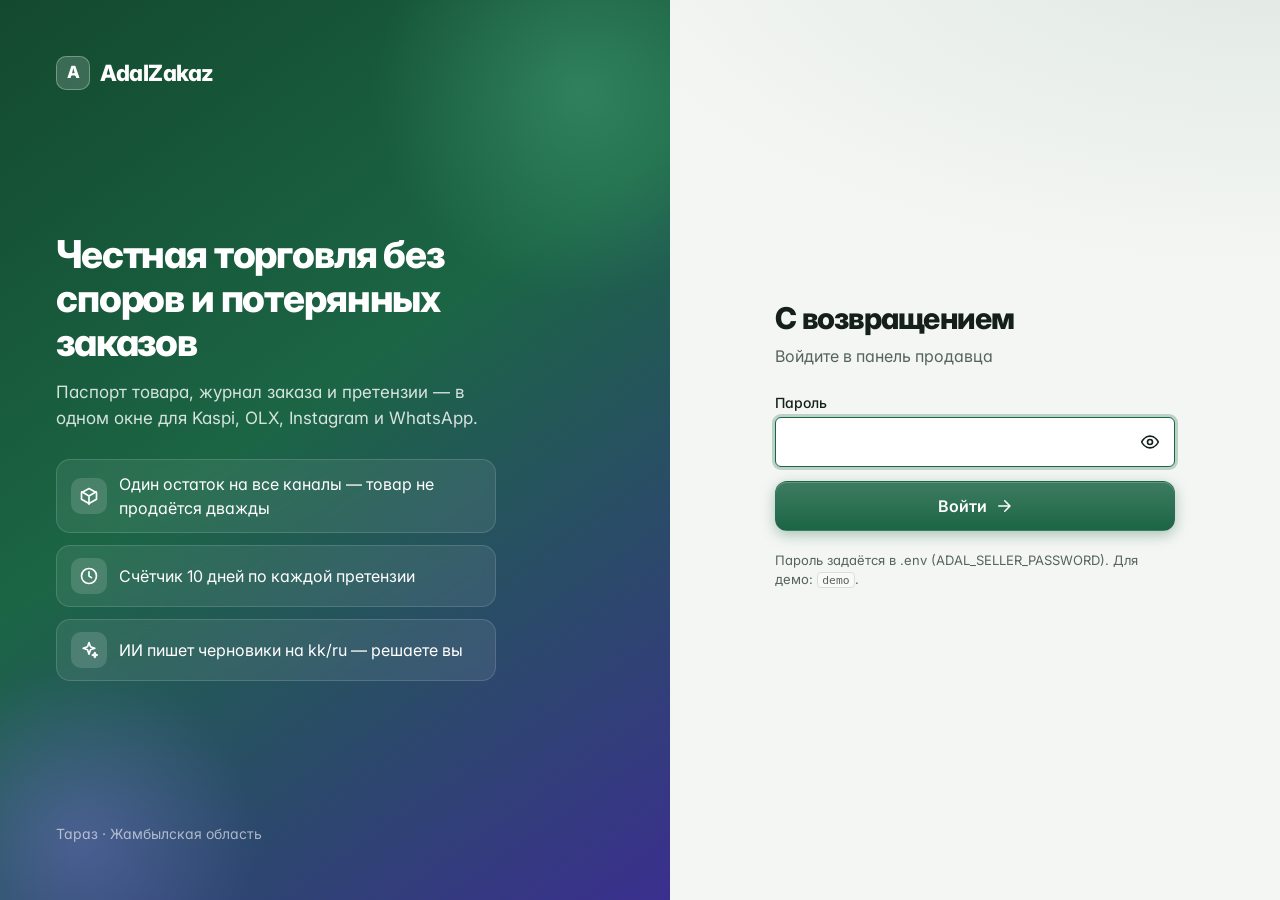
<file: static/login.html>
<!doctype html>
<html lang="ru">
<head>
  <meta charset="utf-8">
  <meta name="viewport" content="width=device-width, initial-scale=1">
  <meta name="color-scheme" content="light dark">
  <title>AdalZakaz — вход</title>
  <script>try { const t = localStorage.getItem("adal_theme"); if (t) document.documentElement.dataset.theme = t; } catch {}</script>
  <link rel="preconnect" href="https://fonts.googleapis.com">
  <link rel="stylesheet" href="https://fonts.googleapis.com/css2?family=Inter:wght@400;500;600;700;800&display=swap">
  <link rel="stylesheet" href="/static/style.css">
</head>
<body>
<div class="auth">
  <section class="auth-hero" aria-label="О сервисе">
    <div class="logo">AdalZakaz</div>
    <div>
      <h2>Честная торговля без споров и потерянных заказов</h2>
      <p>Паспорт товара, журнал заказа и претензии — в одном окне для Kaspi, OLX, Instagram и WhatsApp.</p>
      <ul class="feat">
        <li><span data-i="package"></span>Один остаток на все каналы — товар не продаётся дважды</li>
        <li><span data-i="clock"></span>Счётчик 10 дней по каждой претензии</li>
        <li><span data-i="ai"></span>ИИ пишет черновики на kk/ru — решаете вы</li>
      </ul>
    </div>
    <small>Тараз · Жамбылская область</small>
  </section>

  <main class="auth-form">
    <div class="auth-card">
      <h1>С возвращением</h1>
      <p class="muted">Войдите в панель продавца</p>
      <form method="post" action="/login" id="lf" style="margin-top:24px">
        <div class="note bad" id="err" role="alert" hidden><b>Неверный пароль.</b> Проверьте раскладку и Caps Lock и попробуйте ещё раз.</div>
        <div class="field">
          <label for="p">Пароль</label>
          <div style="position:relative">
            <input id="p" name="password" type="password" autocomplete="current-password" autofocus required style="padding-right:52px;min-height:50px" aria-describedby="caps">
            <button type="button" class="icon-btn" id="eye" aria-label="Показать пароль" aria-pressed="false" style="position:absolute;right:3px;top:3px"></button>
          </div>
          <span class="hint" id="caps" hidden>Включён Caps Lock</span>
        </div>
        <button class="btn primary block" type="submit" id="go">Войти <span data-i="arrowRight"></span></button>
      </form>
      <p class="hint" style="margin-top:20px">Пароль задаётся в .env (ADAL_SELLER_PASSWORD). Для демо: <code>demo</code>.</p>
    </div>
  </main>
</div>
<script src="/static/icons.js"></script>
<script>
document.querySelectorAll("[data-i]").forEach((el) => (el.outerHTML = icon(el.dataset.i, el.closest(".feat") ? 20 : 18)));
const p = document.getElementById("p"), eye = document.getElementById("eye");
eye.innerHTML = icon("eye", 20);
if (location.search.includes("error")) { document.getElementById("err").hidden = false; p.setAttribute("aria-invalid", "true"); }
eye.onclick = () => { const show = p.type === "password"; p.type = show ? "text" : "password"; eye.setAttribute("aria-pressed", show); eye.innerHTML = icon(show ? "eyeOff" : "eye", 20); eye.setAttribute("aria-label", show ? "Скрыть пароль" : "Показать пароль"); p.focus(); };
p.addEventListener("keyup", (e) => { document.getElementById("caps").hidden = !e.getModifierState?.("CapsLock"); });
document.getElementById("lf").onsubmit = () => { const b = document.getElementById("go"); b.disabled = true; b.innerHTML = '<span class="spin"></span> Входим…'; };
</script>
</body>
</html>
</file>
<file: static/style.css>
/* AdalZakaz — дизайн-система.
   Принципы: тело 16px / 1.5, контраст ≥ 4.5:1 (WCAG AA), касания ≥ 44px,
   видимый фокус, тёмная тема (системная + ручная), prefers-reduced-motion, mobile-first. */
:root {
  --bg: #f4f6f3;
  --panel: #ffffff;
  --panel-2: #f9faf8;
  --ink: #15201b;
  --muted: #56645d;          /* 5.6:1 на --bg */
  --line: #d9e0db;
  --line-strong: #b9c4bd;
  --brand: #1b6545;          /* 7:1 на белом */
  --brand-hover: #155238;
  --brand-ink: #ffffff;
  --brand-soft: #e1f0e8;
  --warn: #8a5000;
  --warn-soft: #fff1d6;
  --bad: #b3261e;
  --bad-soft: #fde8e6;
  --ok: #1b6545;
  --ok-soft: #e1f0e8;
  --ai: #4936a8;
  --ai-soft: #eeebfb;
  --focus: #2563eb;
  --radius: 12px;
  --radius-sm: 8px;
  --shadow: 0 1px 2px rgba(16,24,20,.05), 0 4px 14px rgba(16,24,20,.05);
  --shadow-lg: 0 10px 40px rgba(16,24,20,.18);
  --tap: 44px;
  --dur: 180ms;
  --side-w: 236px;
  /* иконки для псевдоэлементов (маски, цвет — currentColor) */
  --ic-check: url("data:image/svg+xml;utf8,<svg xmlns='http://www.w3.org/2000/svg' viewBox='0 0 24 24' fill='none' stroke='black' stroke-width='2.5' stroke-linecap='round' stroke-linejoin='round'><path d='M20 6 9 17l-5-5'/></svg>");
  --ic-checkcircle: url("data:image/svg+xml;utf8,<svg xmlns='http://www.w3.org/2000/svg' viewBox='0 0 24 24' fill='none' stroke='black' stroke-width='2' stroke-linecap='round' stroke-linejoin='round'><circle cx='12' cy='12' r='9'/><path d='m8 12 3 3 5-6'/></svg>");
  --ic-xcircle: url("data:image/svg+xml;utf8,<svg xmlns='http://www.w3.org/2000/svg' viewBox='0 0 24 24' fill='none' stroke='black' stroke-width='2' stroke-linecap='round' stroke-linejoin='round'><circle cx='12' cy='12' r='9'/><path d='m15 9-6 6M9 9l6 6'/></svg>");
  --ic-alert: url("data:image/svg+xml;utf8,<svg xmlns='http://www.w3.org/2000/svg' viewBox='0 0 24 24' fill='none' stroke='black' stroke-width='2' stroke-linecap='round' stroke-linejoin='round'><path d='M10.3 3.9 1.8 18a2 2 0 0 0 1.7 3h17a2 2 0 0 0 1.7-3L13.7 3.9a2 2 0 0 0-3.4 0zM12 9v4M12 17h.01'/></svg>");
  --ic-clock: url("data:image/svg+xml;utf8,<svg xmlns='http://www.w3.org/2000/svg' viewBox='0 0 24 24' fill='none' stroke='black' stroke-width='2.5' stroke-linecap='round' stroke-linejoin='round'><circle cx='12' cy='12' r='9'/><path d='M12 7v5l3 2'/></svg>");
  --ic-ai: url("data:image/svg+xml;utf8,<svg xmlns='http://www.w3.org/2000/svg' viewBox='0 0 24 24' fill='none' stroke='black' stroke-width='2' stroke-linejoin='round'><path d='M12 3l1.8 5.2L19 10l-5.2 1.8L12 17l-1.8-5.2L5 10l5.2-1.8z'/><path d='M19 15l.8 2.2L22 18l-2.2.8L19 21l-.8-2.2L16 18l2.2-.8z'/></svg>");
  --ic-camera: url("data:image/svg+xml;utf8,<svg xmlns='http://www.w3.org/2000/svg' viewBox='0 0 24 24' fill='none' stroke='black' stroke-width='2' stroke-linejoin='round'><path d='M14.5 4h-5L7 7H4a2 2 0 0 0-2 2v9a2 2 0 0 0 2 2h16a2 2 0 0 0 2-2V9a2 2 0 0 0-2-2h-3z'/><circle cx='12' cy='13' r='3'/></svg>");
  --ic-mic: url("data:image/svg+xml;utf8,<svg xmlns='http://www.w3.org/2000/svg' viewBox='0 0 24 24' fill='none' stroke='black' stroke-width='2' stroke-linecap='round'><rect x='9' y='2' width='6' height='12' rx='3'/><path d='M19 10v1a7 7 0 0 1-14 0v-1M12 18v4'/></svg>");
  --ic-chevron: url("data:image/svg+xml;utf8,<svg xmlns='http://www.w3.org/2000/svg' viewBox='0 0 24 24' fill='none' stroke='black' stroke-width='2.5' stroke-linecap='round' stroke-linejoin='round'><path d='m9 6 6 6-6 6'/></svg>");
  color-scheme: light;
}
@media (prefers-color-scheme: dark) {
  :root:not([data-theme="light"]) {
    --bg: #0f1412; --panel: #18201c; --panel-2: #1d2621; --ink: #e7eee9; --muted: #a3b0a8; --line: #2a3530; --line-strong: #3d4a43;
    --brand: #5cc193; --brand-hover: #79d1a8; --brand-ink: #08160f; --brand-soft: #1b3328;
    --warn: #f2b85c; --warn-soft: #33280f; --bad: #f4908a; --bad-soft: #3b1d1a;
    --ok: #5cc193; --ok-soft: #1b3328; --ai: #b2a6f7; --ai-soft: #262142; --focus: #7aa7ff;
    --shadow: 0 1px 2px rgba(0,0,0,.3); --shadow-lg: 0 10px 40px rgba(0,0,0,.5);
    color-scheme: dark;
  }
}
:root[data-theme="dark"] {
  --bg: #0f1412; --panel: #18201c; --panel-2: #1d2621; --ink: #e7eee9; --muted: #a3b0a8; --line: #2a3530; --line-strong: #3d4a43;
  --brand: #5cc193; --brand-hover: #79d1a8; --brand-ink: #08160f; --brand-soft: #1b3328;
  --warn: #f2b85c; --warn-soft: #33280f; --bad: #f4908a; --bad-soft: #3b1d1a;
  --ok: #5cc193; --ok-soft: #1b3328; --ai: #b2a6f7; --ai-soft: #262142; --focus: #7aa7ff;
  --shadow: 0 1px 2px rgba(0,0,0,.3); --shadow-lg: 0 10px 40px rgba(0,0,0,.5);
  color-scheme: dark;
}

* { box-sizing: border-box; }
html { -webkit-text-size-adjust: 100%; }
html, body { margin: 0; }
body {
  background: var(--bg); color: var(--ink);
  font: 16px/1.5 system-ui, -apple-system, "Segoe UI", Roboto, "Noto Sans", sans-serif;
  -webkit-font-smoothing: antialiased;
}
a { color: var(--brand); text-underline-offset: 2px; }
h1, h2, h3 { margin: 0 0 .5em; line-height: 1.25; font-weight: 700; }
h1 { font-size: 1.5rem; letter-spacing: -.01em; } h2 { font-size: 1.125rem; } h3 { font-size: 1rem; }
p { margin: 0 0 .75em; }
small, .muted { color: var(--muted); }
small { font-size: .875rem; }
code { font-size: .875em; background: var(--panel-2); border: 1px solid var(--line); border-radius: 4px; padding: 0 4px; }
[hidden] { display: none !important; }
.i { flex: none; vertical-align: -0.2em; }
.tile .v .i { vertical-align: -3px; }
.toast .ico { display: inline-flex; }

/* фокус виден только с клавиатуры */
:focus-visible { outline: 3px solid var(--focus); outline-offset: 2px; border-radius: 6px; }
.sr-only { position: absolute; width: 1px; height: 1px; overflow: hidden; clip: rect(0 0 0 0); white-space: nowrap; }
.skip { position: absolute; left: 8px; top: -60px; z-index: 100; background: var(--brand); color: var(--brand-ink); padding: 10px 14px; border-radius: 8px; font-weight: 600; }
.skip:focus { top: 8px; }

/* ---------- layout ---------- */
.app { display: grid; grid-template-columns: var(--side-w) 1fr; min-height: 100vh; }
.side { background: var(--panel); border-right: 1px solid var(--line); padding: 18px 12px; position: sticky; top: 0; height: 100vh;
  display: flex; flex-direction: column; gap: 4px; }
.brand-row { display: flex; align-items: center; justify-content: space-between; gap: 8px; margin: 0 6px 2px; }
.logo { font-weight: 800; font-size: 1.25rem; color: var(--brand); letter-spacing: -.02em; text-decoration: none; }
.logo-sub { font-size: .8125rem; color: var(--muted); margin: 0 8px 16px; line-height: 1.35; }
.nav { display: flex; flex-direction: column; gap: 2px; }
.nav button { display: flex; width: 100%; align-items: center; gap: 10px; text-align: left; background: none; border: 0; color: var(--ink);
  min-height: var(--tap); padding: 8px 12px; border-radius: 10px; cursor: pointer; font: inherit; font-size: .9375rem; transition: background var(--dur); }
.nav button svg { width: 20px; height: 20px; flex: none; opacity: .8; }
.nav button:hover { background: var(--panel-2); }
.nav button[aria-current="page"] { background: var(--brand-soft); color: var(--brand); font-weight: 600; }
.nav button[aria-current="page"] svg { opacity: 1; }
.nav .count { margin-left: auto; background: var(--bad); color: #fff; border-radius: 99px; font-size: .75rem; font-weight: 700; min-width: 22px; text-align: center; padding: 1px 7px; }
.side-foot { margin-top: auto; font-size: .8125rem; color: var(--muted); padding: 12px 8px 0; border-top: 1px solid var(--line); display: grid; gap: 6px; }
.side-foot a { display: inline-flex; align-items: center; min-height: 36px; }
main { padding: 28px 32px 72px; min-width: 0; max-width: 1280px; width: 100%; }
.topbar { display: flex; align-items: flex-end; justify-content: space-between; gap: 12px 16px; margin-bottom: 20px; flex-wrap: wrap; }
.topbar h1 { margin: 0; }
.topbar .sub { color: var(--muted); font-size: .9375rem; margin-top: 2px; }

.icon-btn { display: inline-grid; place-items: center; width: var(--tap); height: var(--tap); border-radius: 10px; border: 1px solid transparent;
  background: none; color: var(--ink); cursor: pointer; font-size: 1.1rem; }
.icon-btn:hover { background: var(--panel-2); border-color: var(--line); }
.icon-btn svg { width: 20px; height: 20px; }

/* ---------- blocks ---------- */
.card { background: var(--panel); border: 1px solid var(--line); border-radius: var(--radius); padding: 20px; box-shadow: var(--shadow); margin-bottom: 16px; }
.card > h2:first-child, .card > .card-head:first-child { margin-bottom: 12px; }
.card-head { display: flex; justify-content: space-between; align-items: baseline; gap: 8px; flex-wrap: wrap; }
.card-head h2 { margin: 0; }
.card.flush { padding: 4px 0; }
.card.flush .table-wrap { padding: 0 8px; }
.grid { display: grid; gap: 16px; }
.g2 { grid-template-columns: repeat(2, minmax(0, 1fr)); }
.g3 { grid-template-columns: repeat(3, minmax(0, 1fr)); }
.tiles { display: grid; grid-template-columns: repeat(auto-fill, minmax(190px, 1fr)); gap: 12px; margin-bottom: 20px; }
.tile { background: var(--panel); border: 1px solid var(--line); border-radius: var(--radius); padding: 14px 16px; }
.tile .v { font-size: 1.625rem; font-weight: 700; font-variant-numeric: tabular-nums; line-height: 1.2; }
.tile .k { font-size: .875rem; color: var(--muted); margin-top: 2px; line-height: 1.35; }
.tile.alert { border-color: var(--bad); background: var(--bad-soft); }
.tile.alert .v { color: var(--bad); }
.tiles-group { font-size: .8125rem; font-weight: 600; text-transform: uppercase; letter-spacing: .04em; color: var(--muted); margin: 0 0 8px; }
.row { display: flex; gap: 8px; align-items: center; flex-wrap: wrap; }
.between { justify-content: space-between; }
.stack > * + * { margin-top: 12px; }
hr { border: 0; border-top: 1px solid var(--line); margin: 16px 0; }

/* ---------- tables ---------- */
.table-wrap { overflow-x: auto; -webkit-overflow-scrolling: touch; }
table { width: 100%; border-collapse: collapse; }
th, td { text-align: left; padding: 12px 10px; border-bottom: 1px solid var(--line); vertical-align: middle; }
tr:last-child td { border-bottom: 0; }
th { font-size: .8125rem; text-transform: uppercase; letter-spacing: .04em; color: var(--muted); font-weight: 600; white-space: nowrap; }
tr.click { cursor: pointer; transition: background var(--dur); }
tr.click:hover td, tr.click:focus-visible td { background: var(--panel-2); }
tr.click:focus-visible { outline: 3px solid var(--focus); outline-offset: -3px; }
.num { text-align: right; font-variant-numeric: tabular-nums; }

/* ---------- chips (цвет + текст + иконка: цвет не единственный носитель смысла) ---------- */
.chip { display: inline-flex; align-items: center; gap: 4px; padding: 2px 10px; border-radius: 99px; font-size: .8125rem; line-height: 1.5;
  background: var(--panel-2); border: 1px solid var(--line); white-space: nowrap; font-weight: 500; }
.chip.ok { background: var(--ok-soft); color: var(--ok); border-color: transparent; }
.chip.warn { background: var(--warn-soft); color: var(--warn); border-color: transparent; }
.chip.bad { background: var(--bad-soft); color: var(--bad); border-color: transparent; }
.chip.ai { background: var(--ai-soft); color: var(--ai); border-color: transparent; }
.chip.ok::before, .chip.bad::before, .chip.warn::before { content: ""; width: 13px; height: 13px; flex: none; background: currentColor;
  -webkit-mask: var(--ic) center / contain no-repeat; mask: var(--ic) center / contain no-repeat; }
.chip.ok { --ic: var(--ic-check); } .chip.bad { --ic: var(--ic-alert); } .chip.warn { --ic: var(--ic-clock); }
.chip.plain::before { content: none; }
.chip .i { width: 14px; height: 14px; }

/* ---------- forms ---------- */
label { display: block; font-size: .875rem; color: var(--ink); font-weight: 500; margin-bottom: 4px; }
label .req { color: var(--bad); }
.hint { display: block; font-size: .8125rem; color: var(--muted); margin-top: 4px; }
input, select, textarea {
  width: 100%; font: inherit; color: var(--ink); background: var(--panel);
  border: 1px solid var(--line-strong); border-radius: var(--radius-sm); padding: 10px 12px; min-height: var(--tap);
  transition: border-color var(--dur), box-shadow var(--dur);
}
input[type=file] { padding: 8px; }
input[type=checkbox], input[type=radio] { width: 20px; height: 20px; min-height: 0; accent-color: var(--brand); margin: 0; }
textarea { min-height: 88px; resize: vertical; }
input:focus, select:focus, textarea:focus { outline: none; border-color: var(--brand); box-shadow: 0 0 0 3px color-mix(in srgb, var(--brand) 25%, transparent); }
input:focus-visible, select:focus-visible, textarea:focus-visible { outline: none; }
.field { margin-bottom: 14px; }
.field.missing input, .field.missing textarea { border-color: var(--bad); background: var(--bad-soft); }
.field.missing label::after { content: " — не заполнено"; color: var(--bad); font-weight: 400; }
.check { display: inline-flex; gap: 8px; align-items: center; min-height: var(--tap); margin: 0; font-weight: 400; cursor: pointer; }
.form-actions { display: flex; gap: 8px; flex-wrap: wrap; align-items: center; margin-top: 4px; }

.btn {
  display: inline-flex; align-items: center; justify-content: center; gap: 8px; font: inherit; font-weight: 600; font-size: .9375rem;
  cursor: pointer; text-decoration: none; white-space: nowrap; min-height: var(--tap);
  border-radius: 10px; padding: 8px 16px; border: 1px solid var(--line-strong); background: var(--panel); color: var(--ink);
  transition: background var(--dur), border-color var(--dur), transform var(--dur);
}
.btn:hover { border-color: var(--brand); }
.btn:active { transform: translateY(1px); }
.btn.primary { background: var(--brand); color: var(--brand-ink); border-color: var(--brand); }
.btn.primary:hover { background: var(--brand-hover); border-color: var(--brand-hover); }
.btn.ai { background: var(--ai-soft); color: var(--ai); border-color: transparent; }
.btn.ai:hover { border-color: var(--ai); }
.btn.ghost { background: none; border-color: transparent; color: var(--brand); }
.btn.ghost:hover { background: var(--panel-2); }
.btn.danger { color: var(--bad); }
.btn.danger:hover { border-color: var(--bad); background: var(--bad-soft); }
.btn.small { min-height: 40px; padding: 6px 12px; font-size: .875rem; }
.btn:disabled { opacity: .55; cursor: not-allowed; transform: none; }
.btn.block { width: 100%; }
.mic.rec { background: var(--bad); color: #fff; border-color: var(--bad); animation: pulse 1.2s ease-in-out infinite; }
@keyframes pulse { 50% { box-shadow: 0 0 0 6px color-mix(in srgb, var(--bad) 25%, transparent); } }

/* ---------- notes ---------- */
.note { position: relative; border-radius: var(--radius-sm); padding: 12px 14px 12px 44px; font-size: .9375rem; margin: 8px 0; line-height: 1.45; }
.note::before { content: ""; position: absolute; left: 14px; top: 13px; width: 20px; height: 20px; background: currentColor;
  -webkit-mask: var(--ic) center / contain no-repeat; mask: var(--ic) center / contain no-repeat; }
.note.warn { background: var(--warn-soft); color: var(--warn); --ic: var(--ic-alert); }
.note.bad { background: var(--bad-soft); color: var(--bad); --ic: var(--ic-xcircle); }
.note.ok { background: var(--ok-soft); color: var(--ok); --ic: var(--ic-checkcircle); }
.note.ai { background: var(--ai-soft); color: var(--ai); --ic: var(--ic-ai); }
.note.ai.photo { --ic: var(--ic-camera); } .note.ai.voice { --ic: var(--ic-mic); }
.draft { border: 1px dashed var(--ai); border-radius: var(--radius); padding: 14px; background: var(--ai-soft); margin: 12px 0; }
.draft textarea { background: var(--panel); }
.draft-head { display: flex; justify-content: space-between; gap: 8px; font-size: .875rem; color: var(--ai); margin-bottom: 8px; flex-wrap: wrap; }

/* ---------- drawer (диалог) ---------- */
.drawer-back { position: fixed; inset: 0; background: rgba(8,14,11,.45); z-index: 20; animation: fade var(--dur) ease-out; }
.drawer { position: fixed; top: 0; right: 0; bottom: 0; width: min(960px, 100%); background: var(--bg); z-index: 21;
  overflow-y: auto; padding: 0 28px 72px; box-shadow: var(--shadow-lg); animation: slide 240ms cubic-bezier(.2,.8,.2,1); outline: none; }
.drawer-bar { position: sticky; top: 0; z-index: 3; display: flex; justify-content: flex-end; align-items: center; gap: 8px;
  margin: 0 -28px 12px; padding: 10px 20px; background: color-mix(in srgb, var(--bg) 88%, transparent); backdrop-filter: blur(8px); border-bottom: 1px solid var(--line); }
@keyframes fade { from { opacity: 0; } }
@keyframes slide { from { transform: translateX(40px); opacity: 0; } }

/* ---------- timeline / steps ---------- */
.timeline { list-style: none; padding: 0; margin: 0; font-size: .9375rem; }
.timeline li { padding: 6px 0 6px 18px; border-left: 2px solid var(--line); position: relative; }
.timeline li::before { content: ""; position: absolute; left: -6px; top: 13px; width: 10px; height: 10px; border-radius: 50%; background: var(--brand); border: 2px solid var(--bg); }
.steps { display: flex; gap: 0; flex-wrap: wrap; margin: 8px 0 16px; padding: 0; list-style: none; counter-reset: st; }
.step { counter-increment: st; font-size: .875rem; padding: 6px 12px 6px 10px; color: var(--muted); display: flex; align-items: center; gap: 6px; }
.step::before { content: counter(st); width: 22px; height: 22px; border-radius: 50%; border: 2px solid var(--line-strong); display: grid; place-items: center; font-size: .75rem; font-weight: 700; }
.step.done { color: var(--ok); } .step.done::before { content: ""; border: 0; width: 22px; height: 22px; background: var(--ok);
  -webkit-mask: var(--ic-checkcircle) center / contain no-repeat; mask: var(--ic-checkcircle) center / contain no-repeat; }
.step.now { color: var(--ink); font-weight: 700; } .step.now::before { border-color: var(--brand); color: var(--brand); }
.step + .step { border-left: 1px solid var(--line); }

.chat { max-height: 320px; overflow-y: auto; display: flex; flex-direction: column; gap: 8px; padding: 4px; }
.msg { max-width: 85%; padding: 8px 12px; border-radius: 14px; font-size: .9375rem; white-space: pre-wrap; }
.msg.in { background: var(--panel-2); border: 1px solid var(--line); align-self: flex-start; border-bottom-left-radius: 4px; }
.msg.out { background: var(--brand-soft); align-self: flex-end; border-bottom-right-radius: 4px; }
.msg small { display: block; font-size: .75rem; }

.thumbs { display: flex; gap: 10px; flex-wrap: wrap; }
.thumbs img, .thumbs video { width: 140px; height: 104px; object-fit: cover; border-radius: var(--radius-sm); border: 1px solid var(--line); background: var(--panel); display: block; }
.ev { width: 160px; font-size: .8125rem; }
.ev audio { width: 160px; }
.bar { height: 10px; background: var(--brand); border-radius: 5px; transition: width 300ms; }
.bar-track { background: var(--panel-2); border-radius: 5px; }
.timer { font-variant-numeric: tabular-nums; font-weight: 600; }

/* ---------- toasts ---------- */
.toasts { position: fixed; bottom: 20px; left: 50%; transform: translateX(-50%); z-index: 60; display: grid; gap: 8px; width: min(480px, calc(100vw - 32px)); pointer-events: none; }
.toast { pointer-events: auto; display: flex; align-items: center; gap: 10px; background: var(--ink); color: var(--bg); padding: 12px 14px 12px 16px;
  border-radius: 12px; box-shadow: var(--shadow-lg); animation: rise 220ms ease-out; font-size: .9375rem; }
.toast.err { background: var(--bad); color: #fff; }
.toast .ico { font-weight: 800; }
.toast .x { margin-left: auto; background: none; border: 0; color: inherit; font-size: 1.1rem; cursor: pointer; width: 32px; height: 32px; border-radius: 8px; opacity: .8; }
.toast .x:hover { opacity: 1; background: rgba(255,255,255,.12); }
@keyframes rise { from { transform: translateY(10px); opacity: 0; } }

/* ---------- empty / skeleton ---------- */
.empty { color: var(--muted); padding: 28px 16px; text-align: center; }
.empty .em-t { color: var(--ink); font-weight: 600; margin-bottom: 4px; }
.empty .btn { margin-top: 12px; }
.skel { display: grid; gap: 12px; }
.skel i { display: block; height: 16px; border-radius: 6px; background: linear-gradient(90deg, var(--line) 25%, var(--panel-2) 50%, var(--line) 75%); background-size: 200% 100%; animation: shimmer 1.2s infinite; }
.skel i.h { height: 32px; width: 40%; } .skel i.box { height: 96px; border-radius: var(--radius); }
@keyframes shimmer { to { background-position: -200% 0; } }

.qr svg { width: 140px; height: 140px; background: #fff; border-radius: 8px; padding: 6px; }
.diff-old { color: var(--bad); text-decoration: line-through; }
.diff-new { color: var(--ok); }
.spin { display: inline-block; width: 16px; height: 16px; border: 2px solid currentColor; border-right-color: transparent; border-radius: 50%; animation: s .7s linear infinite; vertical-align: -3px; }
@keyframes s { to { transform: rotate(360deg); } }
details.more > summary { cursor: pointer; color: var(--brand); font-weight: 600; min-height: var(--tap); display: flex; align-items: center; list-style: none; }
details.more > summary::-webkit-details-marker { display: none; }
details.more > summary::before { content: ""; width: 18px; height: 18px; margin-right: 6px; background: currentColor; transition: transform var(--dur);
  -webkit-mask: var(--ic-chevron) center / contain no-repeat; mask: var(--ic-chevron) center / contain no-repeat; }
details.more[open] > summary::before { transform: rotate(90deg); }

/* ---------- buyer pages ---------- */
.public { max-width: 720px; margin: 0 auto; padding: 16px 16px 72px; }
.public header { display: flex; justify-content: space-between; align-items: center; margin-bottom: 16px; gap: 8px; }
.langs { display: inline-flex; border: 1px solid var(--line-strong); border-radius: 10px; overflow: hidden; }
.langs button { border: 0; background: var(--panel); color: var(--ink); min-height: var(--tap); min-width: 56px; padding: 0 14px; font: inherit; font-weight: 600; cursor: pointer; }
.langs button + button { border-left: 1px solid var(--line-strong); }
.langs button[aria-pressed="true"] { background: var(--brand); color: var(--brand-ink); }
.facts { font-size: .9375rem; }
.facts td { padding: 8px 6px; }
.facts td:first-child { color: var(--muted); width: 40%; }
.choice { display: flex; gap: 8px; flex-wrap: wrap; border: 0; padding: 0; margin: 0 0 14px; }
.choice legend { font-size: .875rem; font-weight: 500; margin-bottom: 6px; padding: 0; }
.choice label { display: flex; gap: 8px; align-items: center; color: var(--ink); font-size: .9375rem; font-weight: 400; border: 1px solid var(--line-strong);
  border-radius: 10px; padding: 8px 14px; min-height: var(--tap); background: var(--panel); cursor: pointer; margin: 0; transition: border-color var(--dur), background var(--dur); }
.choice label:has(input:checked) { border-color: var(--brand); background: var(--brand-soft); }
.price { font-size: 1.5rem; font-weight: 700; }

/* ---------- мобильная версия: нижняя панель навигации (зона большого пальца) ---------- */
@media (max-width: 860px) {
  .app { grid-template-columns: 1fr; }
  .side { position: sticky; top: 0; z-index: 10; height: auto; padding: 8px 12px; border-right: 0; border-bottom: 1px solid var(--line); flex-direction: row; align-items: center; }
  .brand-row { margin: 0; flex: 1; }
  .logo-sub, .side-foot #ai-status { display: none; }
  .side-foot { margin: 0; padding: 0; border: 0; display: flex; align-items: center; }
  .nav { position: fixed; left: 0; right: 0; bottom: 0; z-index: 15; flex-direction: row; gap: 0; background: var(--panel); border-top: 1px solid var(--line);
    padding: 4px 4px calc(4px + env(safe-area-inset-bottom)); overflow-x: auto; box-shadow: 0 -2px 12px rgba(0,0,0,.06); }
  .nav button { flex: 1 0 64px; flex-direction: column; gap: 2px; justify-content: center; text-align: center; font-size: .6875rem; padding: 6px 4px; min-height: 56px; border-radius: 8px; position: relative; }
  .nav button .lbl-long { display: none; }
  .nav .count { position: absolute; top: 2px; left: calc(50% + 6px); margin: 0; font-size: .6875rem; padding: 0 5px; min-width: 18px; }
  main { padding: 16px 16px 96px; }
  .g2, .g3 { grid-template-columns: 1fr !important; }
  .drawer { padding: 0 16px 96px; }
  .drawer-bar { margin: 0 -16px 12px; padding: 8px 12px; }
  .hide-sm { display: none; }
  .topbar { align-items: stretch; }
  .topbar .row { width: 100%; }
  .topbar .row .btn.primary { flex: 1; }
  .tiles { grid-template-columns: repeat(2, minmax(0, 1fr)); }
  .toasts { bottom: 84px; }
  h1 { font-size: 1.3rem; }
}
@media (min-width: 861px) { .nav .lbl-short { display: none; } }

/* ================= визуальный слой: шрифт, акценты, глубина ================= */
body { font-family: "Inter", system-ui, -apple-system, "Segoe UI", Roboto, sans-serif; font-feature-settings: "cv11", "ss01"; }
body { background:
  radial-gradient(1200px 600px at 100% -10%, color-mix(in srgb, var(--brand) 10%, transparent), transparent 60%),
  radial-gradient(900px 500px at -10% 110%, color-mix(in srgb, var(--ai) 8%, transparent), transparent 60%), var(--bg);
  background-attachment: fixed; }
h1 { font-size: 1.75rem; font-weight: 800; letter-spacing: -.025em; }
h2 { letter-spacing: -.01em; }

.logo { display: inline-flex; align-items: center; gap: 10px; }
.logo::before { content: "A"; display: grid; place-items: center; width: 34px; height: 34px; border-radius: 10px; font-size: 1.05rem; font-weight: 800;
  color: #fff; background: linear-gradient(135deg, #2f9e6f, #1b6545 55%, #4936a8); box-shadow: 0 4px 12px color-mix(in srgb, var(--brand) 35%, transparent); }

.side { background: color-mix(in srgb, var(--panel) 82%, transparent); backdrop-filter: blur(14px); }
.nav button[aria-current="page"] { background: linear-gradient(90deg, var(--brand-soft), color-mix(in srgb, var(--brand-soft) 40%, transparent));
  box-shadow: inset 3px 0 0 var(--brand); }

.card { border-radius: 16px; border-color: color-mix(in srgb, var(--line) 70%, transparent);
  box-shadow: 0 1px 2px rgba(16,24,20,.04), 0 8px 24px rgba(16,24,20,.06); }
.tile { position: relative; overflow: hidden; border-radius: 16px; padding: 16px 18px; box-shadow: 0 1px 2px rgba(16,24,20,.04);
  transition: transform var(--dur), box-shadow var(--dur); }
.tile::after { content: ""; position: absolute; left: 0; top: 0; bottom: 0; width: 4px; background: linear-gradient(var(--brand), color-mix(in srgb, var(--brand) 30%, var(--ai))); }
.tile:hover { transform: translateY(-2px); box-shadow: 0 10px 24px rgba(16,24,20,.08); }
.tile.alert::after { background: var(--bad); }
.tile .v { font-size: 1.75rem; letter-spacing: -.02em; }

.btn { border-radius: 12px; }
.btn.primary { background: linear-gradient(180deg, color-mix(in srgb, var(--brand) 85%, #fff), var(--brand)); border-color: transparent;
  box-shadow: 0 1px 0 rgba(255,255,255,.2) inset, 0 4px 14px color-mix(in srgb, var(--brand) 35%, transparent); }
.btn.primary:hover { background: var(--brand-hover); box-shadow: 0 6px 18px color-mix(in srgb, var(--brand) 45%, transparent); }
.btn.ai { background: linear-gradient(135deg, var(--ai-soft), color-mix(in srgb, var(--ai-soft) 60%, var(--brand-soft))); }
input, select, textarea { border-radius: 10px; background: var(--panel); }
th { background: var(--panel-2); }
th:first-child { border-top-left-radius: 10px; } th:last-child { border-top-right-radius: 10px; }
.draft { border-style: solid; border-color: color-mix(in srgb, var(--ai) 35%, transparent); background: linear-gradient(135deg, var(--ai-soft), var(--panel)); }

/* ---------- страница входа ---------- */
.auth { min-height: 100vh; display: grid; grid-template-columns: 1.1fr 1fr; }
.auth-hero { position: relative; overflow: hidden; color: #fff; padding: 56px; display: flex; flex-direction: column; justify-content: space-between;
  background: linear-gradient(145deg, #13492f 0%, #1b6545 45%, #3b2f8f 100%); }
.auth-hero::before, .auth-hero::after { content: ""; position: absolute; border-radius: 50%; filter: blur(10px); opacity: .35; }
.auth-hero::before { width: 420px; height: 420px; right: -120px; top: -120px; background: radial-gradient(circle, #5cc193, transparent 70%); }
.auth-hero::after { width: 360px; height: 360px; left: -100px; bottom: -120px; background: radial-gradient(circle, #8f7cf0, transparent 70%); }
.auth-hero > * { position: relative; z-index: 1; }
.auth-hero .logo { color: #fff; font-size: 1.4rem; }
.auth-hero .logo::before { background: rgba(255,255,255,.16); box-shadow: inset 0 0 0 1px rgba(255,255,255,.3); }
.auth-hero h2 { font-size: clamp(1.75rem, 3vw, 2.5rem); line-height: 1.15; font-weight: 800; letter-spacing: -.03em; max-width: 480px; margin: 0 0 16px; }
.auth-hero p { color: rgba(255,255,255,.82); max-width: 440px; font-size: 1.0625rem; }
.feat { list-style: none; padding: 0; margin: 28px 0 0; display: grid; gap: 12px; }
.feat li { display: flex; gap: 12px; align-items: center; background: rgba(255,255,255,.08); border: 1px solid rgba(255,255,255,.14);
  border-radius: 14px; padding: 12px 14px; backdrop-filter: blur(6px); max-width: 440px; }
.feat li .i { box-sizing: content-box; padding: 8px; border-radius: 10px; background: rgba(255,255,255,.14); flex: none; }
.auth-hero small { color: rgba(255,255,255,.6); }
.auth-form { display: grid; place-items: center; padding: 32px 20px; }
.auth-card { width: 100%; max-width: 400px; }
.auth-card h1 { font-size: 1.875rem; margin-bottom: 6px; }
.auth-card .btn.primary { min-height: 50px; font-size: 1rem; }
@media (max-width: 860px) {
  .auth { grid-template-columns: 1fr; }
  .auth-hero { padding: 28px 20px; }
  .auth-hero .feat, .auth-hero small { display: none; }
  .auth-hero h2 { font-size: 1.5rem; margin-top: 20px; }
}

/* ================= мобильная версия ================= */
.grid > *, main, .card { min-width: 0; }
@media (max-width: 860px) {
  .app { grid-template-columns: minmax(0, 1fr); }
  /* backdrop-filter у родителя ломает position:fixed у меню — на мобильном шапка без размытия */
  .side { backdrop-filter: none; background: var(--panel); padding: 10px 16px; padding-top: calc(10px + env(safe-area-inset-top)); }
  .side-foot a { font-size: .875rem; padding: 0 4px; }

  /* нижняя панель: все 6 разделов без прокрутки */
  .nav { overflow: visible; padding: 6px 4px calc(6px + env(safe-area-inset-bottom)); background: color-mix(in srgb, var(--panel) 96%, transparent);
    box-shadow: 0 -6px 20px rgba(0,0,0,.12); }
  .nav button { flex: 1 1 0; min-width: 0; min-height: 54px; padding: 6px 2px; font-size: .6875rem; gap: 3px; border-radius: 12px; }
  .nav button > :not(svg):not(.count) { max-width: 100%; overflow: hidden; text-overflow: ellipsis; white-space: nowrap; }
  .nav button[aria-current="page"] { box-shadow: none; background: var(--brand-soft); }
  .nav button svg { width: 22px; height: 22px; }

  main { padding: 20px 16px calc(96px + env(safe-area-inset-bottom)); }
  h1 { font-size: 1.5rem; }
  .topbar { flex-direction: column; align-items: stretch; gap: 14px; margin-bottom: 16px; }
  .topbar .row { display: grid; grid-template-columns: 1fr; gap: 8px; }
  .topbar .row .btn.primary { order: -1; }
  .card { padding: 16px; border-radius: 14px; }
  .tiles { grid-template-columns: repeat(2, minmax(0, 1fr)); gap: 10px; }
  .tile { padding: 12px 14px; }
  .tile .v { font-size: 1.375rem; }
  .tile .k { font-size: .8125rem; }

  /* таблицы → карточки: каждая строка — блок с подписями полей */
  .table-wrap { overflow: visible; }
  .card.flush { padding: 0; overflow: hidden; }
  .card.flush .table-wrap { padding: 0; }
  table.rt, table.rt tbody, table.rt tr, table.rt td { display: block; }
  table.rt tr.hd { display: none; }
  table.rt tr { display: grid; grid-template-columns: repeat(2, minmax(0, 1fr)); gap: 10px 14px; padding: 14px 16px; border-bottom: 1px solid var(--line); }
  table.rt tr:last-child { border-bottom: 0; }
  table.rt td { border: 0; padding: 0; text-align: left; min-width: 0; overflow-wrap: anywhere; }
  table.rt td.hide-sm { display: none; }
  table.rt td:empty { display: none; }
  table.rt td[data-label]::before { content: attr(data-label); display: block; font-size: .6875rem; font-weight: 600; letter-spacing: .05em;
    text-transform: uppercase; color: var(--muted); margin-bottom: 2px; }
  table.rt td:first-child { grid-column: 1 / -1; font-size: 1.0625rem; font-weight: 700; }
  table.rt td:first-child::before { display: none; }
  table.rt td:first-child b { font-weight: 700; }
  table.rt tr.click { position: relative; padding-right: 40px; }
  table.rt tr.click::after { content: ""; position: absolute; right: 14px; top: 18px; width: 18px; height: 18px; background: var(--muted);
    -webkit-mask: var(--ic-chevron) center / contain no-repeat; mask: var(--ic-chevron) center / contain no-repeat; }
  table.rt tr.click:hover td { background: none; }
  table.rt tr.click:active { background: var(--panel-2); }
  table.rt .chip { white-space: normal; }

  .drawer .grid[style*="grid-template-columns"] { grid-template-columns: 1fr !important; }
  .drawer .item { grid-template-columns: 1fr 1fr auto !important; }
  .drawer .item > .field:first-child { grid-column: 1 / -1; }
}

.variant-stock-row { display: grid; grid-template-columns: minmax(0, 2fr) minmax(80px, 1fr); gap: 8px 12px; padding: 12px 0; border-bottom: 1px solid var(--line); margin-bottom: 12px; align-items: end; }
.variant-stock-row label { min-width: 0; }
.variant-stock-row .btn { justify-self: end; }
.drawer input[type=file] { max-width: 100%; min-width: 0; }
.intake-source { white-space: pre-wrap; overflow-wrap: anywhere; }
.intake-row-note { grid-column: 1 / -1; font-size: .82rem; color: var(--muted); padding: 0 0 12px; overflow-wrap: anywhere; }
.intake-missing input, .intake-missing select { border-color: var(--warn); background: var(--warn-soft); }
.intake-missing label::after { content: " · уточнить"; color: var(--warn); font-size: .75rem; }
.intake-result h3 { margin: 0; }
#intake-status:not(:empty) { padding: 12px 0; }

/* ---------- Adal Copilot ---------- */
/* страница занимает экран целиком: высота окна минус отступы main (28px сверху, 72px снизу) */
.cp-view { display: flex; flex-direction: column; height: calc(100vh - 100px); min-height: 560px; }
.cp-view .topbar { flex: none; margin-bottom: 16px; }
.cp-wrap { flex: 1; min-height: 0; display: grid; grid-template-columns: 248px minmax(0, 1fr); gap: 16px; }

/* список диалогов */
.cp-hist { display: flex; flex-direction: column; gap: 10px; min-height: 0; }
.cp-hist-box { flex: 1; min-height: 0; overflow-y: auto; }
.cp-hist-list { list-style: none; margin: 0; padding: 0; display: grid; gap: 2px; }
.cp-hist-item { width: 100%; min-height: var(--tap); display: grid; gap: 1px; text-align: left; font: inherit; color: var(--ink);
  background: none; border: 0; border-radius: 10px; padding: 8px 12px; cursor: pointer; transition: background var(--dur); }
.cp-hist-item:hover { background: var(--panel-2); }
.cp-hist-item[aria-current] { background: var(--brand-soft); color: var(--brand); font-weight: 600; }
.cp-hist-t { font-size: .875rem; white-space: nowrap; overflow: hidden; text-overflow: ellipsis; }
.cp-hist-item small { font-size: .75rem; color: var(--muted); font-weight: 400; }
.cp-hist-empty { font-size: .875rem; color: var(--muted); padding: 8px 12px; margin: 0; }
.cp-hist-open { display: none; }
.drawer .cp-hist-box { margin-top: 12px; }

/* чат */
.cp { min-height: 0; display: flex; flex-direction: column; background: var(--panel);
  border: 1px solid var(--line); border-radius: var(--radius); box-shadow: var(--shadow); overflow: hidden; }
.cp-log { flex: 1; overflow-y: auto; padding: 24px; display: flex; flex-direction: column; gap: 18px; scroll-behavior: smooth; }
.cp-msg { display: flex; gap: 10px; max-width: 860px; min-width: 0; animation: cp-in 200ms ease-out; }
@keyframes cp-in { from { opacity: 0; transform: translateY(4px); } }
.cp-msg.user { align-self: flex-end; max-width: min(640px, 85%); }
.cp-msg.bot { align-self: flex-start; width: 100%; }
.cp-avatar { flex: none; width: 32px; height: 32px; border-radius: 50%; display: grid; place-items: center; background: var(--ai-soft); color: var(--ai); }
.cp-avatar.big { width: 56px; height: 56px; margin: 0 auto 14px; }
.cp-body { min-width: 0; flex: 1; display: grid; gap: 8px; justify-items: start; }
.cp-bubble { padding: 10px 14px; border-radius: 16px; white-space: pre-wrap; overflow-wrap: anywhere; font-size: .9375rem; max-width: 100%; line-height: 1.55; }
.cp-msg.user .cp-bubble { background: var(--brand); color: var(--brand-ink); border-bottom-right-radius: 4px; }
.cp-msg.user.pending .cp-bubble { opacity: .7; }
.cp-msg.bot .cp-bubble { background: var(--panel-2); border: 1px solid var(--line); border-top-left-radius: 4px; }
.cp-bubble b { font-weight: 650; }
.cp-ref { font: inherit; font-weight: 600; color: var(--brand); background: none; border: 0; padding: 0; cursor: pointer;
  text-decoration: underline; text-decoration-color: color-mix(in srgb, var(--brand) 40%, transparent); text-underline-offset: 2px; }
.cp-ref:hover { text-decoration-color: currentColor; }
.cp-typing { display: inline-flex; align-items: center; gap: 8px; color: var(--muted); }
.cp-sources { display: flex; gap: 6px; flex-wrap: wrap; }
button.cp-src { cursor: pointer; font: inherit; font-size: .8125rem; font-weight: 500; color: var(--ink); min-height: 32px; }
button.cp-src:hover { border-color: var(--brand); color: var(--brand); }

/* план (to-do) */
.cp-plan { width: 100%; border: 1px solid var(--ai); border-radius: var(--radius); background: var(--panel); padding: 12px 16px; }
.cp-plan-head { display: flex; justify-content: space-between; align-items: center; gap: 8px; color: var(--ai); margin-bottom: 4px; }
.cp-todo { list-style: none; margin: 0; padding: 0; }
.cp-step { display: grid; grid-template-columns: 22px minmax(0, 1fr); gap: 10px; padding: 9px 0; border-top: 1px solid var(--line); }
.cp-step:first-child { border-top: 0; }
.cp-step small { display: block; color: var(--muted); overflow-wrap: anywhere; }
.cp-step-t { overflow-wrap: anywhere; }
.cp-mark { width: 20px; height: 20px; margin-top: 2px; border-radius: 50%; border: 2px solid var(--ai); }
.cp-step.done .cp-mark, .cp-step.failed .cp-mark, .cp-step.blocked .cp-mark { border: 0; background: currentColor;
  -webkit-mask: var(--ic) center / contain no-repeat; mask: var(--ic) center / contain no-repeat; }
.cp-step.done .cp-mark { color: var(--ok); --ic: var(--ic-checkcircle); }
.cp-step.failed .cp-mark { color: var(--bad); --ic: var(--ic-xcircle); }
.cp-step.failed small { color: var(--bad); }
.cp-step.blocked .cp-mark { color: var(--warn); --ic: var(--ic-alert); }
.cp-step.blocked small { color: var(--warn); }
.cp-step.blocked .cp-step-t, .cp-step.skipped .cp-step-t { color: var(--muted); text-decoration: line-through; }
.cp-step.skipped .cp-mark { border: 2px dashed var(--line-strong); }
.cp-plan-act { margin-top: 10px; }

/* пустой диалог */
.cp-welcome { margin: auto; max-width: 620px; text-align: center; padding: 12px 0; }
.cp-welcome h2 { font-size: 1.375rem; margin-bottom: 18px; }
.cp-suggest { display: flex; flex-wrap: wrap; justify-content: center; gap: 8px; }
.cp-suggest .btn { border-radius: 99px; font-weight: 500; }

.cp-form { display: flex; gap: 8px; align-items: flex-end; padding: 12px 16px; border-top: 1px solid var(--line); }
.cp-form textarea { min-height: var(--tap); max-height: 160px; resize: none; padding-top: 10px; }

@media (max-width: 860px) {
  /* в нижнем меню 7 разделов: подпись обрезается, а не наезжает на соседнюю */
  .nav button { overflow: hidden; }
  .cp-view { height: auto; min-height: 0; }
  .cp-view .topbar { flex-direction: row; flex-wrap: nowrap; align-items: center; justify-content: space-between; }
  .cp-view .topbar h1 { white-space: nowrap; }
  .cp-view .topbar .row { display: flex; flex-wrap: wrap; justify-content: flex-end; }
  .cp-view .topbar .chip { white-space: normal; }
  .cp-wrap { grid-template-columns: minmax(0, 1fr); }
  .cp-hist { display: none; }
  .cp-hist-open { display: inline-flex; }
  .cp-log { flex: none; height: calc(100dvh - 330px); min-height: 280px; padding: 14px; }
  .cp-msg.user { max-width: 92%; }
  .cp-send-l { display: none; }
}
@media (max-width: 420px) {
  .nav button { font-size: .625rem; }
}

@media (prefers-reduced-motion: reduce) {
  *, *::before, *::after { animation-duration: .01ms !important; animation-iteration-count: 1 !important; transition-duration: .01ms !important; scroll-behavior: auto !important; }
}
</file>
